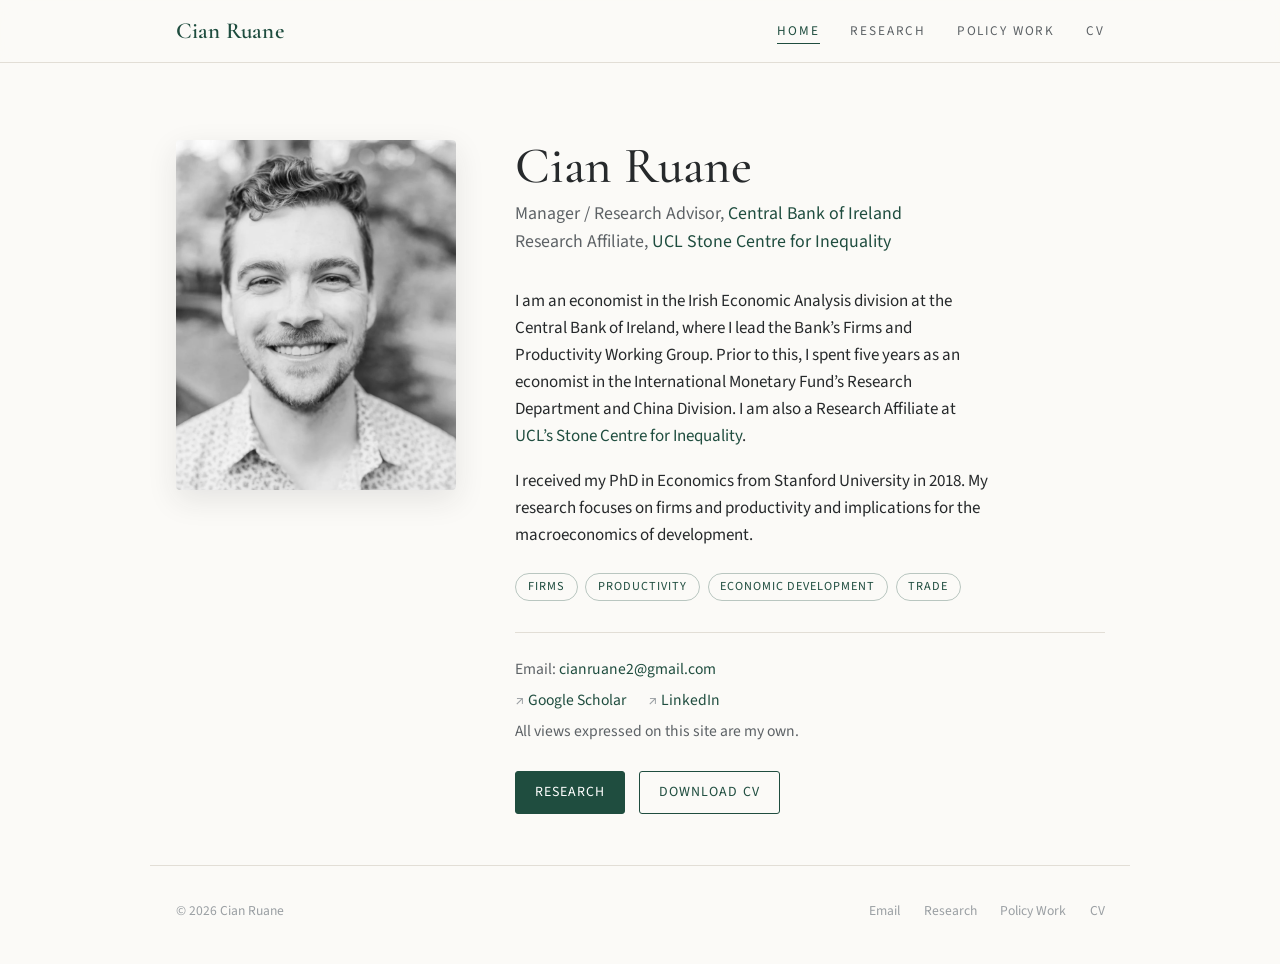
<file: index.html>
<!DOCTYPE html>
<html lang="en">
<head>
  <meta charset="utf-8">
  <meta name="viewport" content="width=device-width, initial-scale=1">
  <title>Cian Ruane — Economist</title>
  <meta name="description" content="Cian Ruane is an economist at the Central Bank of Ireland and Research Affiliate at UCL's Stone Centre for Inequality, working on macroeconomics, trade, firms and economic development.">
  <link rel="preconnect" href="https://fonts.googleapis.com">
  <link rel="preconnect" href="https://fonts.gstatic.com" crossorigin>
  <link href="https://fonts.googleapis.com/css2?family=Cormorant+Garamond:ital,wght@0,500;0,600;1,500&family=Source+Sans+3:ital,wght@0,400;0,600;1,400&display=swap" rel="stylesheet">
  <link rel="stylesheet" href="style.css">
  <link rel="icon" href="data:image/svg+xml,<svg xmlns='http://www.w3.org/2000/svg' viewBox='0 0 100 100'><rect width='100' height='100' rx='16' fill='%231f4d3f'/><text x='50' y='68' font-size='58' text-anchor='middle' fill='white' font-family='Georgia,serif'>C</text></svg>">
</head>
<body>

<nav class="nav">
  <div class="nav-inner">
    <a href="index.html" class="nav-name">Cian Ruane</a>
    <ul class="nav-links">
      <li><a href="index.html" class="active">Home</a></li>
      <li><a href="research.html">Research</a></li>
      <li><a href="policy.html">Policy Work</a></li>
      <li><a href="cv/CianRuane_CV.pdf" target="_blank" rel="noopener">CV</a></li>
    </ul>
  </div>
</nav>

<main class="hero">
  <div>
    <img src="images/cian.jpg" alt="Cian Ruane" class="hero-photo">
  </div>

  <div>
    <h1 class="hero-name">Cian Ruane</h1>
    <p class="hero-role">
      Manager / Research Advisor, <a href="https://www.centralbank.ie/" target="_blank" rel="noopener">Central Bank of Ireland</a><br>
      Research Affiliate, <a href="https://www.stone-econ.org/" target="_blank" rel="noopener">UCL Stone Centre for Inequality</a>
    </p>

    <div class="hero-bio">
      <p>I am an economist in the Irish Economic Analysis division at the Central Bank of Ireland, where I lead the Bank’s Firms and Productivity Working Group. Prior to this, I spent five years as an economist in the International Monetary Fund’s Research Department and China Division. I am also a Research Affiliate at <a href="https://www.stone-econ.org/" target="_blank" rel="noopener">UCL’s Stone Centre for Inequality</a>.</p>
      <p>I received my PhD in Economics from Stanford University in 2018. My research focuses on firms and productivity and implications for the macroeconomics of development.</p>
    </div>

    <div class="hero-fields">
      <span class="tag">Firms</span>
      <span class="tag">Productivity</span>
      <span class="tag">Economic Development</span>
      <span class="tag">Trade</span>
    </div>


    <div class="hero-contact">
      <p>Email: <a href="mailto:cianruane2@gmail.com">cianruane2@gmail.com</a></p>
      <p class="profiles">
        <a href="https://scholar.google.com/citations?user=1qoMaBkAAAAJ" target="_blank" rel="noopener">Google Scholar</a>
        <a href="https://www.linkedin.com/in/cian-ruane-a4b4a42b" target="_blank" rel="noopener">LinkedIn</a>
      </p>
      <p>All views expressed on this site are my own.</p>
    </div>

    <div class="hero-actions">
      <a href="research.html" class="btn primary">Research</a>
      <a href="cv/CianRuane_CV.pdf" class="btn" target="_blank" rel="noopener">Download CV</a>
    </div>
  </div>
</main>

<footer>
  <div>© <span id="year">2026</span> Cian Ruane</div>
  <div>
    <a href="mailto:cianruane2@gmail.com">Email</a>
    <a href="research.html">Research</a>
    <a href="policy.html">Policy Work</a>
    <a href="cv/CianRuane_CV.pdf" target="_blank" rel="noopener">CV</a>
  </div>
</footer>
<script>document.getElementById('year').textContent = new Date().getFullYear();</script>
</body>
</html>
</file>
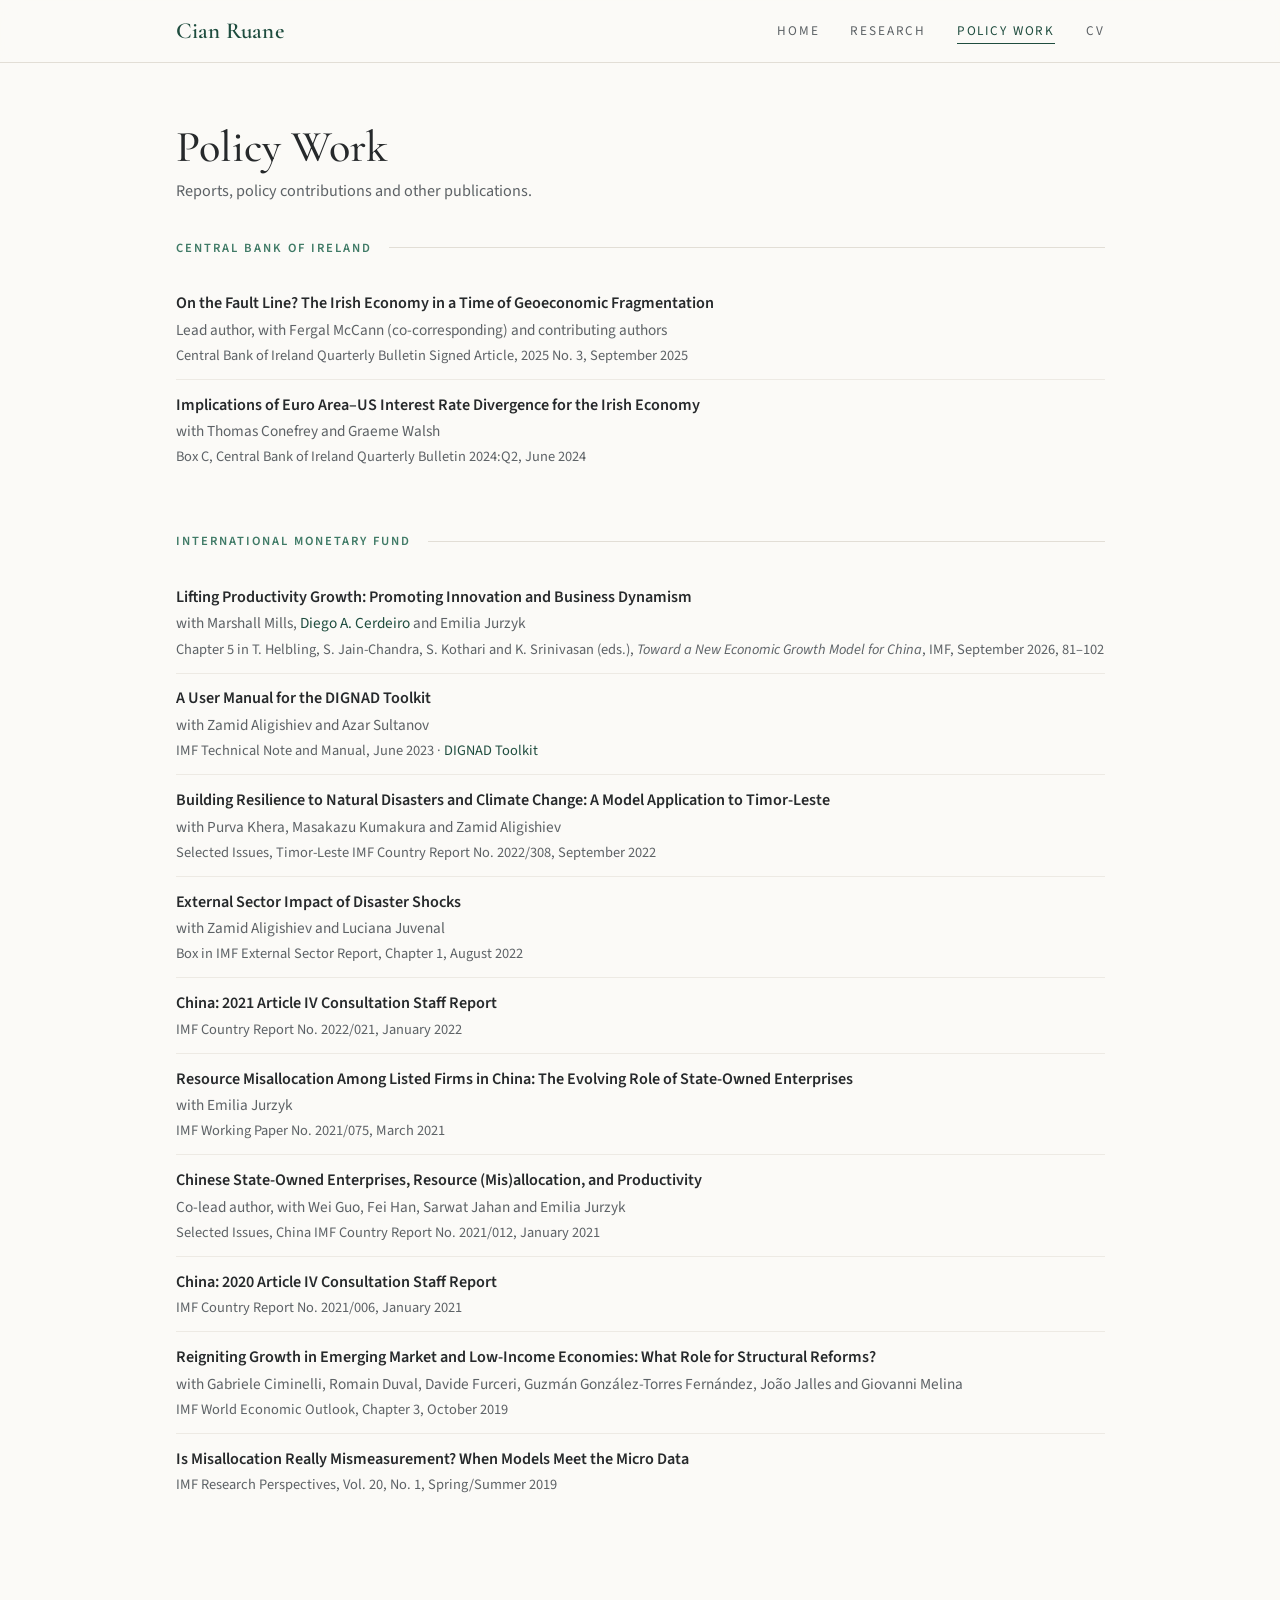
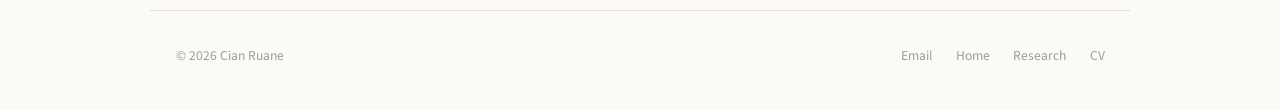
<file: policy.html>
<!DOCTYPE html>
<html lang="en">
<head>
  <meta charset="utf-8">
  <meta name="viewport" content="width=device-width, initial-scale=1">
  <title>Policy Work — Cian Ruane</title>
  <meta name="description" content="Policy work by Cian Ruane: Central Bank of Ireland and IMF reports, signed articles, working papers and other publications.">
  <link rel="preconnect" href="https://fonts.googleapis.com">
  <link rel="preconnect" href="https://fonts.gstatic.com" crossorigin>
  <link href="https://fonts.googleapis.com/css2?family=Cormorant+Garamond:ital,wght@0,500;0,600;1,500&family=Source+Sans+3:ital,wght@0,400;0,600;1,400&display=swap" rel="stylesheet">
  <link rel="stylesheet" href="style.css">
  <link rel="icon" href="data:image/svg+xml,<svg xmlns='http://www.w3.org/2000/svg' viewBox='0 0 100 100'><rect width='100' height='100' rx='16' fill='%231f4d3f'/><text x='50' y='68' font-size='58' text-anchor='middle' fill='white' font-family='Georgia,serif'>C</text></svg>">
</head>
<body>

<nav class="nav">
  <div class="nav-inner">
    <a href="index.html" class="nav-name">Cian Ruane</a>
    <ul class="nav-links">
      <li><a href="index.html">Home</a></li>
      <li><a href="research.html">Research</a></li>
      <li><a href="policy.html" class="active">Policy Work</a></li>
      <li><a href="cv/CianRuane_CV.pdf" target="_blank" rel="noopener">CV</a></li>
    </ul>
  </div>
</nav>

<header class="page-head">
  <h1 class="page-title">Policy Work</h1>
  <p class="page-sub">Reports, policy contributions and other publications.</p>
</header>

<main class="content">

  <section class="section" id="cbi">
    <div class="section-head"><h2>Central Bank of Ireland</h2></div>

    <div class="item">
      <a class="t" href="papers/OnTheFaultLine_IrishEconomy.pdf" target="_blank" rel="noopener">On the Fault Line? The Irish Economy in a Time of Geoeconomic Fragmentation</a>
      <span class="by">Lead author, with Fergal McCann (co-corresponding) and contributing authors</span>
      <span class="where">Central Bank of Ireland Quarterly Bulletin Signed Article, 2025 No. 3, September 2025</span>
    </div>
    <div class="item">
      <a class="t" href="https://www.centralbank.ie/docs/default-source/publications/quarterly-bulletins/boxes/qb2-2024/box-c-implications-of-euro-area-us-interest-rate-divergence-for-the-irish-economy.pdf" target="_blank" rel="noopener">Implications of Euro Area–US Interest Rate Divergence for the Irish Economy</a>
      <span class="by">with Thomas Conefrey and Graeme Walsh</span>
      <span class="where">Box C, Central Bank of Ireland Quarterly Bulletin 2024:Q2, June 2024</span>
    </div>
  </section>

  <section class="section" id="imf">
    <div class="section-head"><h2>International Monetary Fund</h2></div>

    <div class="item">
      <a class="t" href="https://www.imf.org/en/publications/books/issues/2026/09/18/toward-a-new-economic-growth-model-for-china-573495" target="_blank" rel="noopener">Lifting Productivity Growth: Promoting Innovation and Business Dynamism</a>
      <span class="by">with Marshall Mills, <a href="https://sites.google.com/site/diegocerdeiro/home" target="_blank" rel="noopener">Diego A. Cerdeiro</a> and Emilia Jurzyk</span>
      <span class="where">Chapter 5 in T. Helbling, S. Jain-Chandra, S. Kothari and K. Srinivasan (eds.), <em>Toward a New Economic Growth Model for China</em>, IMF, September 2026, 81–102</span>
    </div>

    <div class="item">
      <a class="t" href="https://www.imf.org/en/Publications/TNM/Issues/2023/06/05/A-User-Manual-for-the-DIGNAD-Toolkit-531886" target="_blank" rel="noopener">A User Manual for the DIGNAD Toolkit</a>
      <span class="by">with Zamid Aligishiev and Azar Sultanov</span>
      <span class="where">IMF Technical Note and Manual, June 2023 · <a href="https://climatedata.imf.org/pages/dignad" target="_blank" rel="noopener">DIGNAD Toolkit</a></span>
    </div>
    <div class="item">
      <a class="t" href="https://www.imf.org/en/Publications/CR/Issues/2022/09/21/Democratic-Republic-of-Timor-Leste-Selected-Issues-523690" target="_blank" rel="noopener">Building Resilience to Natural Disasters and Climate Change: A Model Application to Timor-Leste</a>
      <span class="by">with Purva Khera, Masakazu Kumakura and Zamid Aligishiev</span>
      <span class="where">Selected Issues, Timor-Leste IMF Country Report No. 2022/308, September 2022</span>
    </div>
    <div class="item">
      <a class="t" href="https://www.imf.org/en/Publications/ESR/Issues/2022/08/04/2022-external-sector-report" target="_blank" rel="noopener">External Sector Impact of Disaster Shocks</a>
      <span class="by">with Zamid Aligishiev and Luciana Juvenal</span>
      <span class="where">Box in IMF External Sector Report, Chapter 1, August 2022</span>
    </div>
    <div class="item">
      <a class="t" href="https://www.imf.org/en/Publications/CR/Issues/2022/01/26/Peoples-Republic-of-China-2021-Article-IV-Consultation-Press-Release-Staff-Report-and-512248" target="_blank" rel="noopener">China: 2021 Article IV Consultation Staff Report</a>
      <span class="where">IMF Country Report No. 2022/021, January 2022</span>
    </div>
    <div class="item">
      <a class="t" href="https://www.imf.org/en/Publications/WP/Issues/2021/03/12/Resource-Misallocation-Among-Listed-Firms-in-China-The-Evolving-Role-of-State-Owned-50167" target="_blank" rel="noopener">Resource Misallocation Among Listed Firms in China: The Evolving Role of State-Owned Enterprises</a>
      <span class="by">with Emilia Jurzyk</span>
      <span class="where">IMF Working Paper No. 2021/075, March 2021</span>
    </div>
    <div class="item">
      <a class="t" href="https://www.imf.org/en/Publications/CR/Issues/2021/01/13/Peoples-Republic-of-China-Selected-Issues-50007" target="_blank" rel="noopener">Chinese State-Owned Enterprises, Resource (Mis)allocation, and Productivity</a>
      <span class="by">Co-lead author, with Wei Guo, Fei Han, Sarwat Jahan and Emilia Jurzyk</span>
      <span class="where">Selected Issues, China IMF Country Report No. 2021/012, January 2021</span>
    </div>
    <div class="item">
      <a class="t" href="https://www.imf.org/en/Publications/CR/Issues/2021/01/06/Peoples-Republic-of-China-2020-Article-IV-Consultation-Press-Release-Staff-Report-and-49992" target="_blank" rel="noopener">China: 2020 Article IV Consultation Staff Report</a>
      <span class="where">IMF Country Report No. 2021/006, January 2021</span>
    </div>
    <div class="item">
      <a class="t" href="https://www.imf.org/en/Publications/WEO/Issues/2019/10/01/world-economic-outlook-october-2019#Chapter%203" target="_blank" rel="noopener">Reigniting Growth in Emerging Market and Low-Income Economies: What Role for Structural Reforms?</a>
      <span class="by">with Gabriele Ciminelli, Romain Duval, Davide Furceri, Guzmán González-Torres Fernández, João Jalles and Giovanni Melina</span>
      <span class="where">IMF World Economic Outlook, Chapter 3, October 2019</span>
    </div>
    <div class="item">
      <a class="t" href="https://www.imf.org/External/Pubs/FT/irb/2019/SpringSummer/index.pdf" target="_blank" rel="noopener">Is Misallocation Really Mismeasurement? When Models Meet the Micro Data</a>
      <span class="where">IMF Research Perspectives, Vol. 20, No. 1, Spring/Summer 2019</span>
    </div>
  </section>

</main>

<footer>
  <div>© <span id="year">2026</span> Cian Ruane</div>
  <div>
    <a href="mailto:cianruane2@gmail.com">Email</a>
    <a href="index.html">Home</a>
    <a href="research.html">Research</a>
    <a href="cv/CianRuane_CV.pdf" target="_blank" rel="noopener">CV</a>
  </div>
</footer>
<script>document.getElementById('year').textContent = new Date().getFullYear();</script>
</body>
</html>
</file>
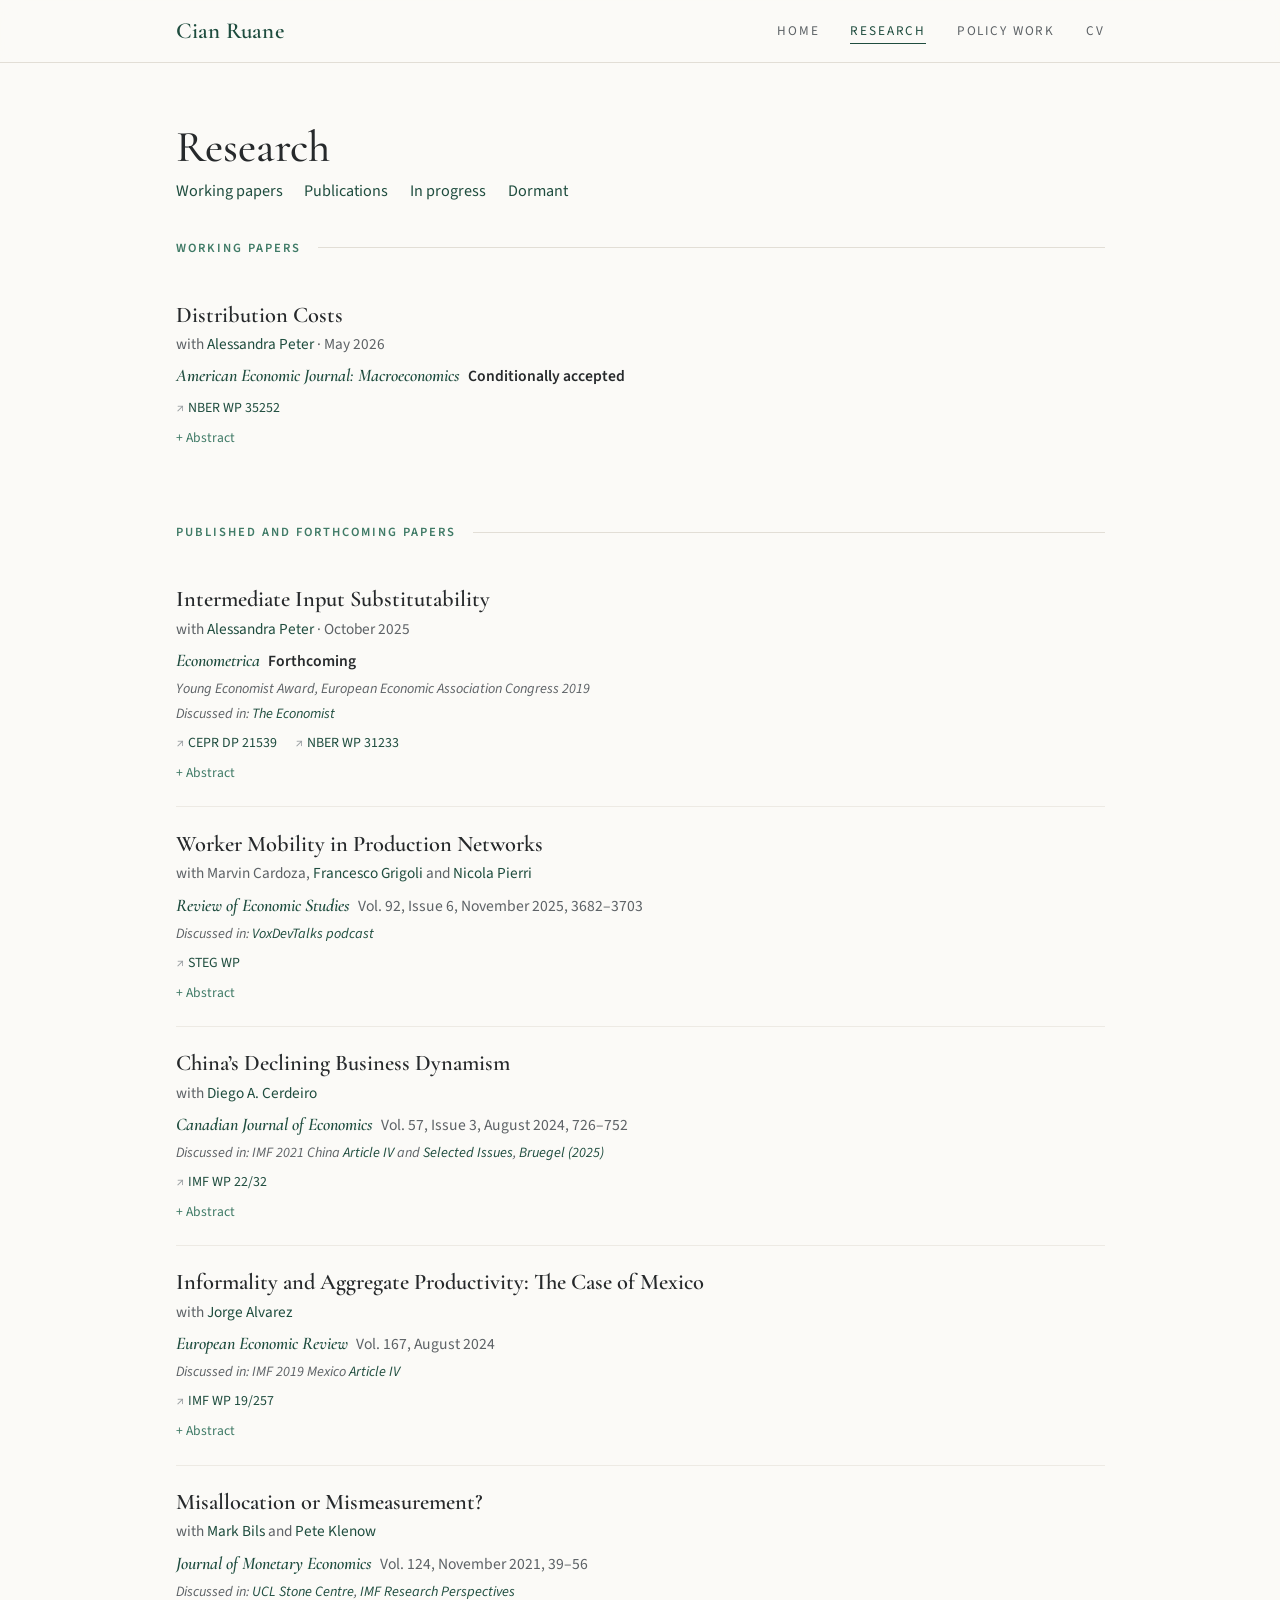
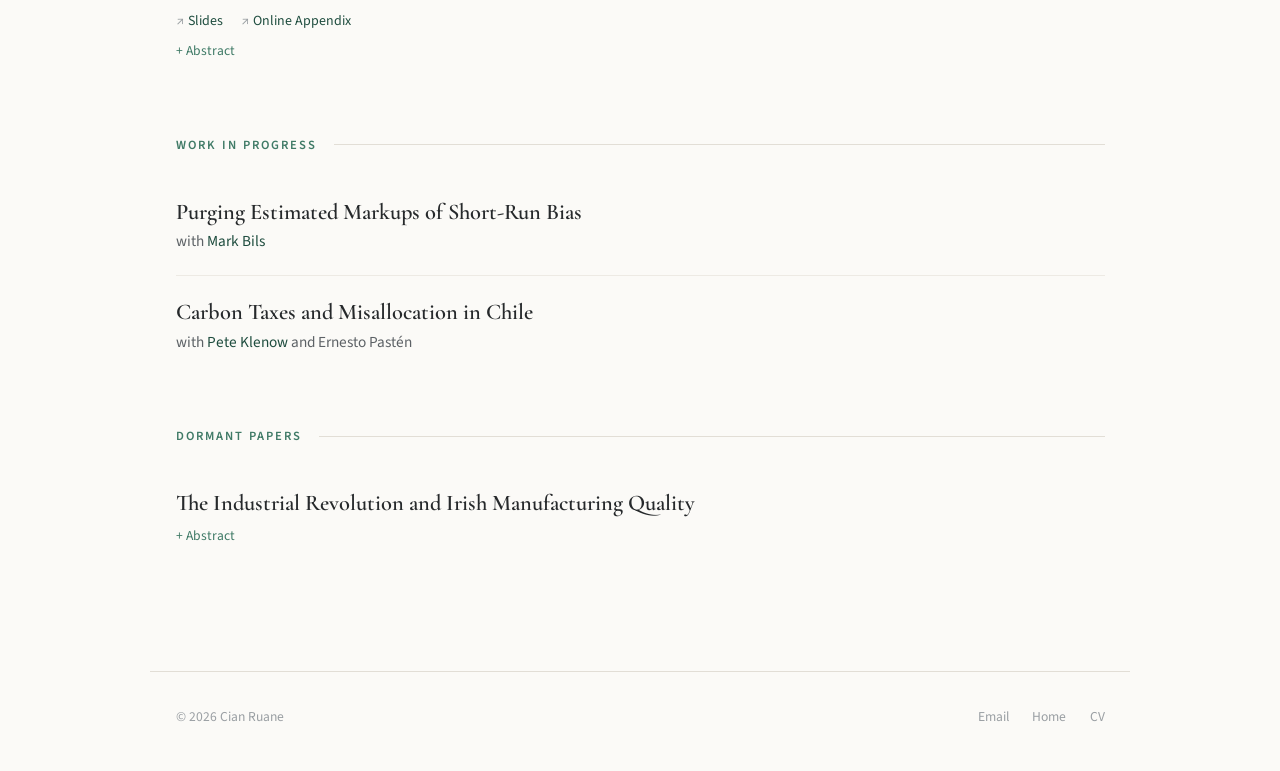
<file: research.html>
<!DOCTYPE html>
<html lang="en">
<head>
  <meta charset="utf-8">
  <meta name="viewport" content="width=device-width, initial-scale=1">
  <title>Research — Cian Ruane</title>
  <meta name="description" content="Research by Cian Ruane: working papers and publications on misallocation, production networks, firms and development.">
  <link rel="preconnect" href="https://fonts.googleapis.com">
  <link rel="preconnect" href="https://fonts.gstatic.com" crossorigin>
  <link href="https://fonts.googleapis.com/css2?family=Cormorant+Garamond:ital,wght@0,500;0,600;1,500&family=Source+Sans+3:ital,wght@0,400;0,600;1,400&display=swap" rel="stylesheet">
  <link rel="stylesheet" href="style.css">
  <link rel="icon" href="data:image/svg+xml,<svg xmlns='http://www.w3.org/2000/svg' viewBox='0 0 100 100'><rect width='100' height='100' rx='16' fill='%231f4d3f'/><text x='50' y='68' font-size='58' text-anchor='middle' fill='white' font-family='Georgia,serif'>C</text></svg>">
</head>
<body>

<nav class="nav">
  <div class="nav-inner">
    <a href="index.html" class="nav-name">Cian Ruane</a>
    <ul class="nav-links">
      <li><a href="index.html">Home</a></li>
      <li><a href="research.html" class="active">Research</a></li>
      <li><a href="policy.html">Policy Work</a></li>
      <li><a href="cv/CianRuane_CV.pdf" target="_blank" rel="noopener">CV</a></li>
    </ul>
  </div>
</nav>

<header class="page-head">
  <h1 class="page-title">Research</h1>
  <p class="page-sub">
    <a href="#working-papers">Working papers</a>
    <a href="#publications">Publications</a>
    <a href="#in-progress">In progress</a>
    <a href="#dormant">Dormant</a>
  </p>
</header>

<main class="content">

  <!-- ========== WORKING PAPERS ========== -->
  <section class="section" id="working-papers">
    <div class="section-head"><h2>Working Papers</h2></div>

    <article class="paper">
      <h3><a href="papers/PeterRuane_DistributionCosts.pdf" target="_blank" rel="noopener">Distribution Costs</a></h3>
      <p class="with">with <a href="https://sites.google.com/site/alessandrapeter/research" target="_blank" rel="noopener">Alessandra Peter</a> · May 2026</p>
      <p class="venue"><span class="j">American Economic Journal: Macroeconomics</span> <span class="status">Conditionally accepted</span></p>
      <p class="links">
        <a href="https://www.nber.org/papers/w35252" target="_blank" rel="noopener">NBER WP 35252</a>
      </p>
      <details><summary>Abstract</summary>
        <p>Distribution expenses incurred by Indian manufacturing firms are large — over half of labor costs; disproportionately higher for larger firms and declined by one third between 2000 and 2010. Through the lens of a quantitative model, improvements in the distribution sector over that time lead to manufacturing consumption gains of 25%.</p>
      </details>
    </article>
  </section>

  <!-- ========== PUBLICATIONS ========== -->
  <section class="section" id="publications">
    <div class="section-head"><h2>Published and Forthcoming Papers</h2></div>


    <article class="paper">
      <h3><a href="papers/IIS_PeterRuane.pdf" target="_blank" rel="noopener">Intermediate Input Substitutability</a></h3>
      <p class="with">with <a href="https://sites.google.com/site/alessandrapeter/research" target="_blank" rel="noopener">Alessandra Peter</a> · October 2025</p>
      <p class="venue"><span class="j">Econometrica</span> <span class="status">Forthcoming</span></p>
      <p class="note">Young Economist Award, European Economic Association Congress 2019</p>
      <p class="note">Discussed in: <a href="https://www.economist.com/finance-and-economics/2022/04/30/how-would-an-energy-embargo-affect-germanys-economy" target="_blank" rel="noopener">The Economist</a></p>
      <p class="links">
        <a href="https://cepr.org/publications/DP21539" target="_blank" rel="noopener">CEPR DP 21539</a>
        <a href="https://www.nber.org/papers/w31233" target="_blank" rel="noopener">NBER WP 31233</a>
      </p>
      <details><summary>Abstract</summary>
        <p>We estimate long-run elasticities of substitution between intermediate inputs for Indian manufacturing plants using India's trade liberalization for identification. We find a high degree of substitutability at the plant-level between 8 broad categories of material inputs, significantly above the Cobb-Douglas benchmark of 1. In contrast, when considering shorter time horizons or more transitory shocks to relative prices, we find evidence of much lower elasticities.</p>
      </details>
    </article>

    <article class="paper">
      <h3><a href="papers/WorkerMobilityInProductionNetworks_CGPR.pdf" target="_blank" rel="noopener">Worker Mobility in Production Networks</a></h3>
      <p class="with">with Marvin Cardoza, <a href="https://sites.google.com/view/francescogrigoli" target="_blank" rel="noopener">Francesco Grigoli</a> and <a href="https://sites.google.com/view/nicolapierri/research/" target="_blank" rel="noopener">Nicola Pierri</a></p>
      <p class="venue"><span class="j">Review of Economic Studies</span> Vol. 92, Issue 6, November 2025, 3682–3703</p>
      <p class="note">Discussed in: <a href="https://voxdev.org/topic/labour-markets/hiring-suppliers-and-customers-dominican-republic" target="_blank" rel="noopener">VoxDevTalks podcast</a></p>
      <p class="links">
        <a href="https://grp.cepr.org/publications/steg-working-paper/worker-mobility-production-networks" target="_blank" rel="noopener">STEG WP</a>
      </p>
      <details><summary>Abstract</summary>
        <p>We show that production networks play an essential role in the job search and matching process using administrative data for the Dominican Republic. One in five workers who change firm move to a buyer or supplier of their original employer — significantly more than predicted by standard labor market characteristics. These moves are associated with a persistent earnings premium. Survey evidence points to supply chain-specific human capital and better information about job applicants as the main reasons for hiring within the supply chain.</p>
      </details>
    </article>

    <article class="paper">
      <h3><a href="papers/ChinasDecliningBusinessDynamism_CerdeiroRuane.pdf" target="_blank" rel="noopener">China’s Declining Business Dynamism</a></h3>
      <p class="with">with <a href="https://sites.google.com/site/diegocerdeiro/home" target="_blank" rel="noopener">Diego A. Cerdeiro</a></p>
      <p class="venue"><span class="j">Canadian Journal of Economics</span> Vol. 57, Issue 3, August 2024, 726–752</p>
      <p class="note">Discussed in: IMF 2021 China <a href="https://www.imf.org/en/Publications/CR/Issues/2022/01/26/Peoples-Republic-of-China-2021-Article-IV-Consultation-Press-Release-Staff-Report-and-512248" target="_blank" rel="noopener">Article IV</a> and <a href="https://www.imf.org/en/Publications/CR/Issues/2022/01/26/Peoples-Republic-of-China-Selected-Issues-512253" target="_blank" rel="noopener">Selected Issues</a>, <a href="https://www.bruegel.org/policy-brief/will-chinas-economy-follow-same-path-japans" target="_blank" rel="noopener">Bruegel (2025)</a></p>
      <p class="links">
        <a href="https://www.imf.org/en/publications/wp/issues/2022/02/18/china-s-declining-business-dynamism-513157" target="_blank" rel="noopener">IMF WP 22/32</a>
      </p>
      <details><summary>Abstract</summary>
        <p>We document new stylized facts showing that the business dynamism of Chinese manufacturing firms declined between 2003 and 2018. Lower life-cycle productivity growth of young firms reduces manufacturing productivity growth by 0.8 percentage points annually, and worsening allocative efficiency of capital between young and old firms reduced manufacturing TFP by 1.25 percent between the early 2000s and late 2010s.</p>
      </details>
    </article>

    <article class="paper">
      <h3><a href="https://www.sciencedirect.com/science/article/abs/pii/S001429212400120X" target="_blank" rel="noopener">Informality and Aggregate Productivity: The Case of Mexico</a></h3>
      <p class="with">with <a href="https://sites.google.com/site/jalvarezecon/" target="_blank" rel="noopener">Jorge Alvarez</a></p>
      <p class="venue"><span class="j">European Economic Review</span> Vol. 167, August 2024</p>
      <p class="note">Discussed in: IMF 2019 Mexico <a href="https://www.imf.org/en/Publications/CR/Issues/2019/11/05/Mexico-2019-Article-IV-Consultation-Press-Release-and-Staff-Report-48788" target="_blank" rel="noopener">Article IV</a></p>
      <p class="links">
        <a href="https://www.imf.org/en/publications/wp/issues/2019/11/27/informality-and-aggregate-productivity-the-case-of-mexico-48754" target="_blank" rel="noopener">IMF WP 19/257</a>
      </p>
      <details><summary>Abstract</summary>
        <p>We develop and estimate a quantitative model to analyze the aggregate productivity consequences of informality in Mexico. We document a high and rising share of large informal firms between 1998 and 2013. We find that the factors most important for the decline in aggregate productivity were not important drivers of the increase in informality, and conversely, the factors most important for the increase in informality had little impact on aggregate productivity.</p>
      </details>
    </article>

    <article class="paper">
      <h3><a href="http://klenow.com/misallocation-mismeasurement-paper.pdf" target="_blank" rel="noopener">Misallocation or Mismeasurement?</a></h3>
      <p class="with">with <a href="http://www.sas.rochester.edu/eco/people/faculty/bils_mark/index.html" target="_blank" rel="noopener">Mark Bils</a> and <a href="http://www.klenow.com/" target="_blank" rel="noopener">Pete Klenow</a></p>
      <p class="venue"><span class="j">Journal of Monetary Economics</span> Vol. 124, November 2021, 39–56</p>
      <p class="note">Discussed in: <a href="https://www.stone-econ.org/research/misallocation-or-mismeasurement" target="_blank" rel="noopener">UCL Stone Centre</a>, <a href="https://www.imf.org/External/Pubs/FT/irb/2019/SpringSummer/index.pdf" target="_blank" rel="noopener">IMF Research Perspectives</a></p>
      <p class="links">
        <a href="http://www.klenow.com/misallocation-mismeasurement-slides.pdf" target="_blank" rel="noopener">Slides</a>
        <a href="http://klenow.com/misallocation-mismeasurement-appendix.pdf" target="_blank" rel="noopener">Online Appendix</a>
      </p>
      <details><summary>Abstract</summary>
        <p>We propose a way to estimate the gaps in true marginal products in the presence of measurement error. For Indian manufacturing from 1985 to 2013, our correction lowers potential gains from reallocation by 20%. For the U.S. the effect is even more dramatic, reducing potential gains by 60% and eliminating 2/3 of a severe downward trend in allocative efficiency over 1978 to 2013.</p>
      </details>
    </article>
  </section>

  <!-- ========== WORK IN PROGRESS ========== -->
  <section class="section" id="in-progress">
    <div class="section-head"><h2>Work in Progress</h2></div>

    <article class="paper">
      <h3>Purging Estimated Markups of Short-Run Bias</h3>
      <p class="with">with <a href="http://www.sas.rochester.edu/eco/people/faculty/bils_mark/index.html" target="_blank" rel="noopener">Mark Bils</a></p>
    </article>

    <article class="paper">
      <h3>Carbon Taxes and Misallocation in Chile</h3>
      <p class="with">with <a href="http://www.klenow.com/" target="_blank" rel="noopener">Pete Klenow</a> and Ernesto Pastén</p>
    </article>
  </section>

  <!-- ========== DORMANT ========== -->
  <section class="section" id="dormant">
    <div class="section-head"><h2>Dormant Papers</h2></div>

    <article class="paper">
      <h3>The Industrial Revolution and Irish Manufacturing Quality</h3>
      <details><summary>Abstract</summary>
        <p>In this paper I present empirical evidence from an industrial exhibition in Ireland as to the geographic distribution of the quality of Irish manufactured products in 1883. My main finding is that manufacturers from the north-east were on average producing higher quality products than those from other parts of the country. This finding is consistent with the fact that Irish industrialization between 1850 and 1900 was mostly confined to the north-east of Ireland. Further research into the evolution of Irish manufacturing activity may help discriminate between existing theories explaining the localized industrialization which characterized Ireland in the 19th century.</p>
      </details>
    </article>
  </section>

</main>

<footer>
  <div>© <span id="year">2026</span> Cian Ruane</div>
  <div>
    <a href="mailto:cianruane2@gmail.com">Email</a>
    <a href="index.html">Home</a>
    <a href="cv/CianRuane_CV.pdf" target="_blank" rel="noopener">CV</a>
  </div>
</footer>
<script>document.getElementById('year').textContent = new Date().getFullYear();</script>
</body>
</html>
</file>
<file: style.css>
/* ------------------------------------------------------------
   cianruane.com — stylesheet
   Fonts: Cormorant Garamond (headings) + Source Sans 3 (body)
   Palette: warm off-white ground, deep green accent
   ------------------------------------------------------------ */

:root {
  --ground: #fbfaf7;
  --ink: #26292b;
  --ink-soft: #5d6266;
  --ink-faint: #9a9fa3;
  --accent: #1f4d3f;        /* deep green */
  --accent-soft: #3f7a66;
  --rule: #e2ded6;
  --rule-soft: rgba(226, 222, 214, 0.55);
  --serif: "Cormorant Garamond", "Iowan Old Style", Georgia, serif;
  --sans: "Source Sans 3", "Helvetica Neue", Arial, sans-serif;
  --max: 980px;
}

*, *::before, *::after { box-sizing: border-box; margin: 0; padding: 0; }
html { font-size: 17px; scroll-behavior: smooth; }
body {
  font-family: var(--sans);
  color: var(--ink);
  background: var(--ground);
  line-height: 1.6;
  -webkit-font-smoothing: antialiased;
}
a { color: var(--accent); text-decoration: none; }
a:hover { text-decoration: underline; text-underline-offset: 3px; }

/* ---------- Navigation ---------- */
.nav {
  position: sticky; top: 0; z-index: 10;
  background: rgba(251, 250, 247, 0.9);
  backdrop-filter: blur(10px); -webkit-backdrop-filter: blur(10px);
  border-bottom: 1px solid var(--rule);
}
.nav-inner {
  max-width: var(--max); margin: 0 auto; padding: 0 1.5rem;
  height: 62px; display: flex; align-items: center; justify-content: space-between;
}
.nav-name {
  font-family: var(--serif); font-size: 1.35rem; font-weight: 600;
  color: var(--accent); letter-spacing: 0.01em;
}
.nav-name:hover { text-decoration: none; }
.nav-links { display: flex; gap: 1.8rem; list-style: none; }
.nav-name, .nav-links a { white-space: nowrap; }
.nav-links a {
  font-size: 0.78rem; letter-spacing: 0.14em; text-transform: uppercase;
  color: var(--ink-soft); padding-bottom: 3px;
  border-bottom: 1.5px solid transparent; transition: color .2s, border-color .2s;
}
.nav-links a:hover, .nav-links a.active { color: var(--accent); border-color: var(--accent); text-decoration: none; }

/* ---------- Home / hero ---------- */
.hero {
  max-width: var(--max); margin: 0 auto; padding: 4.5rem 1.5rem 3rem;
  display: grid; grid-template-columns: 280px 1fr; gap: 3.5rem; align-items: start;
}
.hero-photo {
  width: 100%; aspect-ratio: 4 / 5; object-fit: cover; object-position: top;
  border-radius: 4px; filter: grayscale(100%);
  box-shadow: 0 10px 30px rgba(38, 41, 43, 0.10);
}
.hero-name {
  font-family: var(--serif); font-size: 3rem; font-weight: 500; line-height: 1.05;
  color: var(--ink); margin-bottom: 0.4rem;
}
.hero-role { font-size: 1.05rem; color: var(--ink-soft); margin-bottom: 1.8rem; }
.hero-role a { color: var(--accent); }
.hero-bio p { margin-bottom: 1rem; max-width: 60ch; }
.hero-bio p:last-child { margin-bottom: 0; }

.hero-facts {
  display: grid; grid-template-columns: max-content 1fr; column-gap: 1.5rem; row-gap: .45rem;
  margin: 2rem 0; padding: 1.4rem 0; border-top: 1px solid var(--rule); border-bottom: 1px solid var(--rule);
  font-size: 0.92rem;
}
.hero-facts dt { font-size: .72rem; letter-spacing: .12em; text-transform: uppercase; color: var(--ink-faint); padding-top: .2rem; }
.hero-facts dd { color: var(--ink); }

.hero-contact { font-size: .92rem; color: var(--ink-soft); margin-top: 1.8rem; padding-top: 1.4rem; border-top: 1px solid var(--rule); }
.hero-contact p { margin-bottom: .35rem; }
.hero-contact .profiles a { margin-right: 1.1rem; }
.hero-contact .profiles a::before { content: "↗ "; color: var(--ink-faint); }
.hero-actions { display: flex; gap: .8rem; margin-top: 1.6rem; flex-wrap: wrap; }
.btn {
  display: inline-block; padding: .55rem 1.1rem; border-radius: 3px; font-size: .82rem;
  letter-spacing: .08em; text-transform: uppercase; border: 1px solid var(--accent);
  color: var(--accent); transition: background .2s, color .2s;
}
.btn:hover { background: var(--accent); color: #fff; text-decoration: none; }
.btn.primary { background: var(--accent); color: #fff; }
.btn.primary:hover { background: var(--accent-soft); border-color: var(--accent-soft); }

.hero-fields { display: flex; flex-wrap: wrap; gap: .45rem; margin-top: 1.4rem; }
.tag {
  font-size: .72rem; letter-spacing: .08em; text-transform: uppercase;
  color: var(--accent); border: 1px solid rgba(31,77,63,.3); border-radius: 999px; padding: .2rem .7rem;
}

/* ---------- Research page ---------- */
.page-head { max-width: var(--max); margin: 0 auto; padding: 3.5rem 1.5rem 1rem; }
.page-title { font-family: var(--serif); font-size: 2.6rem; font-weight: 500; color: var(--ink); line-height: 1.1; }
.page-sub { color: var(--ink-soft); margin-top: .4rem; font-size: .95rem; }
.page-sub a { margin-right: 1.1rem; }

.content { max-width: var(--max); margin: 0 auto; padding: 1rem 1.5rem 3rem; }
.section { margin-bottom: 3rem; }
.section-head { display: flex; align-items: center; gap: 1rem; margin-bottom: 1.2rem; }
.section-head h2 {
  font-family: var(--sans); font-size: .74rem; font-weight: 600; letter-spacing: .16em;
  text-transform: uppercase; color: var(--accent-soft); white-space: nowrap;
}
.section-head::after { content: ""; flex: 1; height: 1px; background: var(--rule); }

.paper { padding: 1.25rem 0; border-bottom: 1px solid var(--rule-soft); }
.paper:last-child { border-bottom: none; }
.paper h3 { font-family: var(--serif); font-size: 1.32rem; font-weight: 600; line-height: 1.3; color: var(--ink); margin-bottom: .2rem; }
.paper h3 a { color: inherit; background-image: linear-gradient(var(--accent), var(--accent)); background-repeat: no-repeat; background-size: 0 1.5px; background-position: 0 100%; transition: background-size .25s ease, color .2s; }
.paper h3 a:hover { text-decoration: none; color: var(--accent); background-size: 100% 1.5px; }
.paper .with { font-size: .9rem; color: var(--ink-soft); }
.paper .venue { font-size: .92rem; margin-top: .35rem; color: var(--ink-soft); }
.paper .venue .j {
  font-family: var(--serif); font-size: 1.05rem; font-weight: 600; font-style: italic;
  color: var(--accent); margin-right: .35rem;
}
.paper .venue .status { font-weight: 600; color: var(--ink); }
.paper .note { font-size: .84rem; color: var(--ink-soft); font-style: italic; margin-top: .15rem; }
.paper .links { font-size: .82rem; margin-top: .35rem; }
.paper .links a { margin-right: .9rem; white-space: nowrap; }
.paper .links a::before { content: "↗ "; color: var(--ink-faint); }

/* collapsible abstract */
.paper details { margin-top: .4rem; font-size: .88rem; }
.paper summary { cursor: pointer; color: var(--accent-soft); font-size: .8rem; list-style: none; user-select: none; display: inline-block; }
.paper summary::-webkit-details-marker { display: none; }
.paper summary::before { content: "+ "; }
.paper details[open] summary::before { content: "− "; }
.paper details p {
  margin-top: .55rem; padding: .9rem 1rem; color: var(--ink-soft); line-height: 1.6;
  background: rgba(226, 222, 214, .18); border-left: 2px solid var(--rule); text-align: justify; hyphens: auto;
}

/* compact lists (discussions, reports) */
.item { padding: .7rem 0; border-bottom: 1px solid var(--rule-soft); font-size: .95rem; }
.item:last-child { border-bottom: none; }
.item .t { font-weight: 600; color: var(--ink); }
.item .by { display: block; color: var(--ink-soft); font-size: .9rem; margin-top: .1rem; }
.item .where { display: block; font-size: .85rem; color: var(--ink-soft); margin-top: .1rem; }

/* ---------- Footer ---------- */
footer {
  max-width: var(--max); margin: 0 auto; padding: 2rem 1.5rem 2.5rem;
  border-top: 1px solid var(--rule); display: flex; justify-content: space-between; gap: 1rem; flex-wrap: wrap;
  font-size: .8rem; color: var(--ink-faint);
}
footer a { color: var(--ink-faint); margin-left: 1.2rem; }
footer a:hover { color: var(--accent); }

/* ---------- Responsive ---------- */
@media (max-width: 720px) {
  html { font-size: 16px; }
  .hero { grid-template-columns: 1fr; gap: 2rem; padding-top: 2.5rem; }
  .hero-photo { max-width: 240px; }
  .hero-name { font-size: 2.4rem; }
  .page-title { font-size: 2.1rem; }
  .nav-inner { padding: 0 1rem; }
  .nav-name { font-size: 1.15rem; }
  .nav-links { gap: .8rem; }
  .nav-links a { font-size: .68rem; letter-spacing: .06em; }
  footer { flex-direction: column; }
  footer a { margin-left: 0; margin-right: 1.2rem; }
}
</file>
